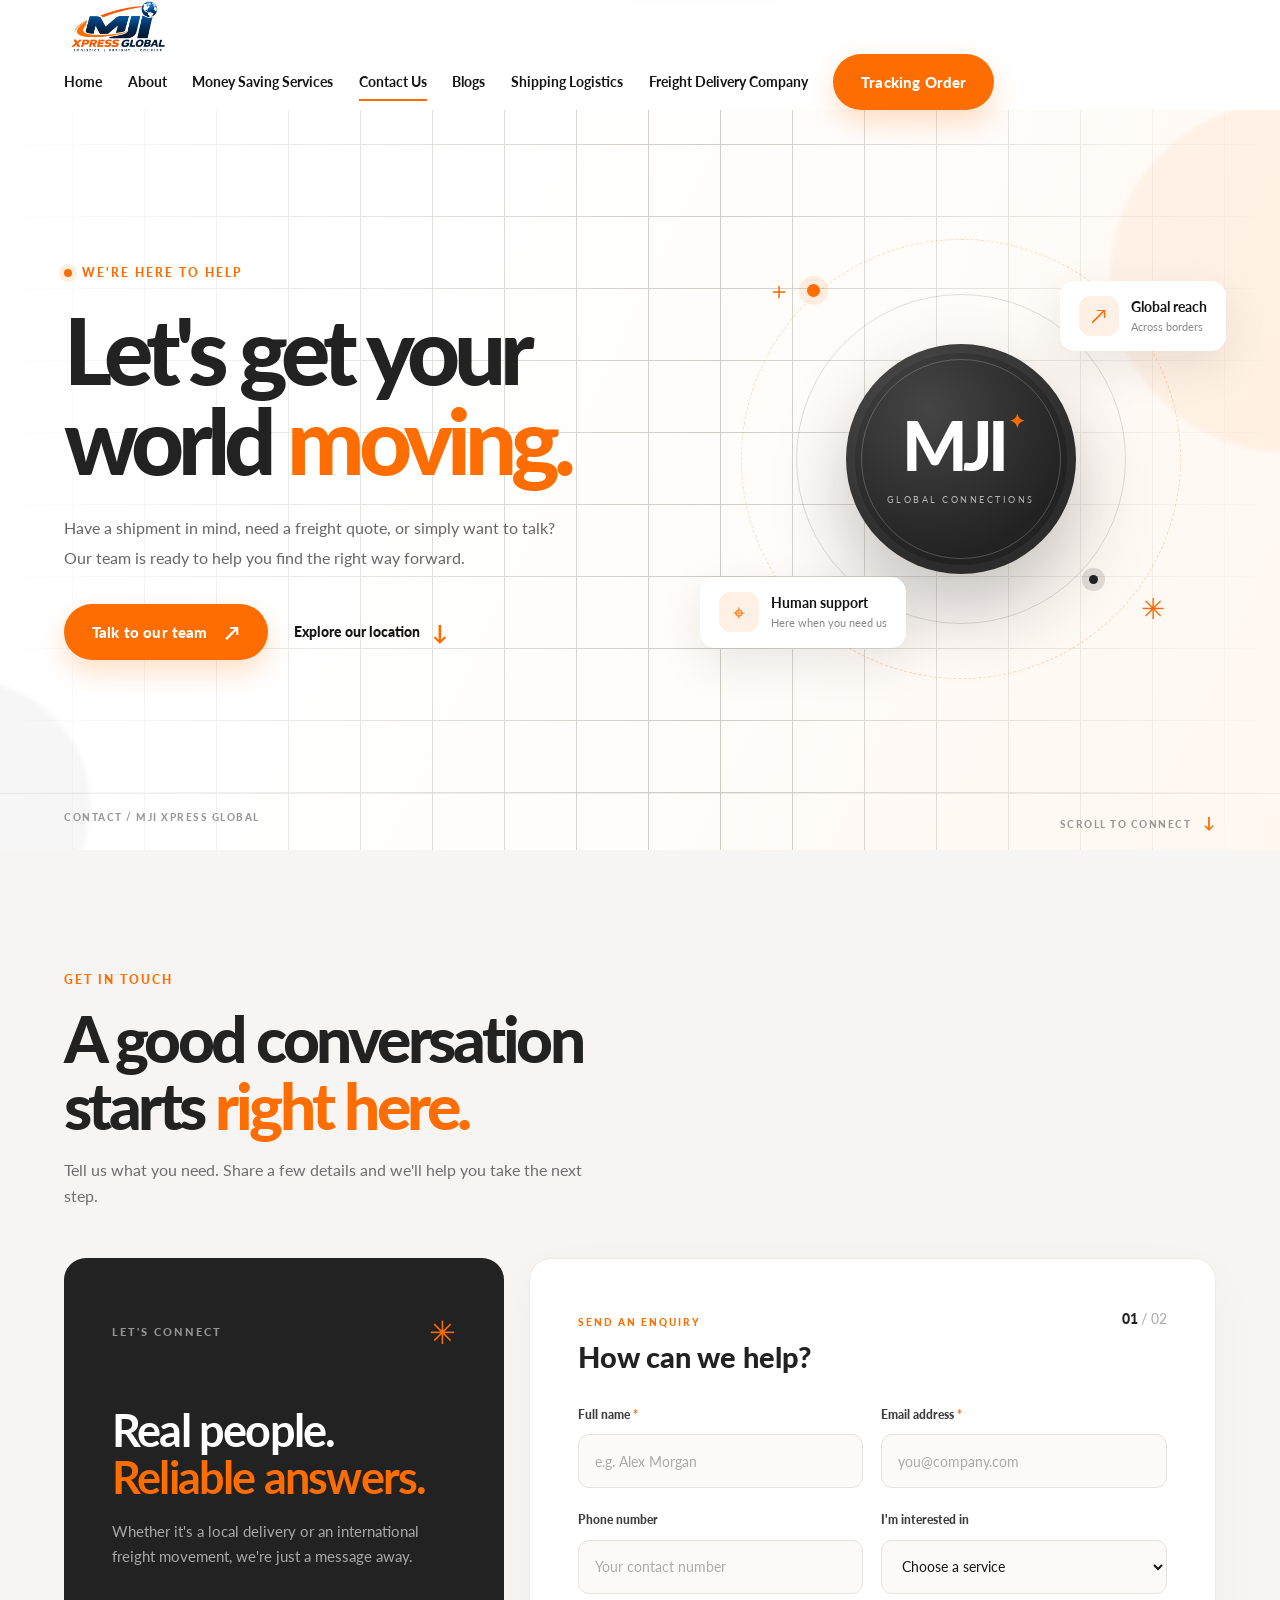
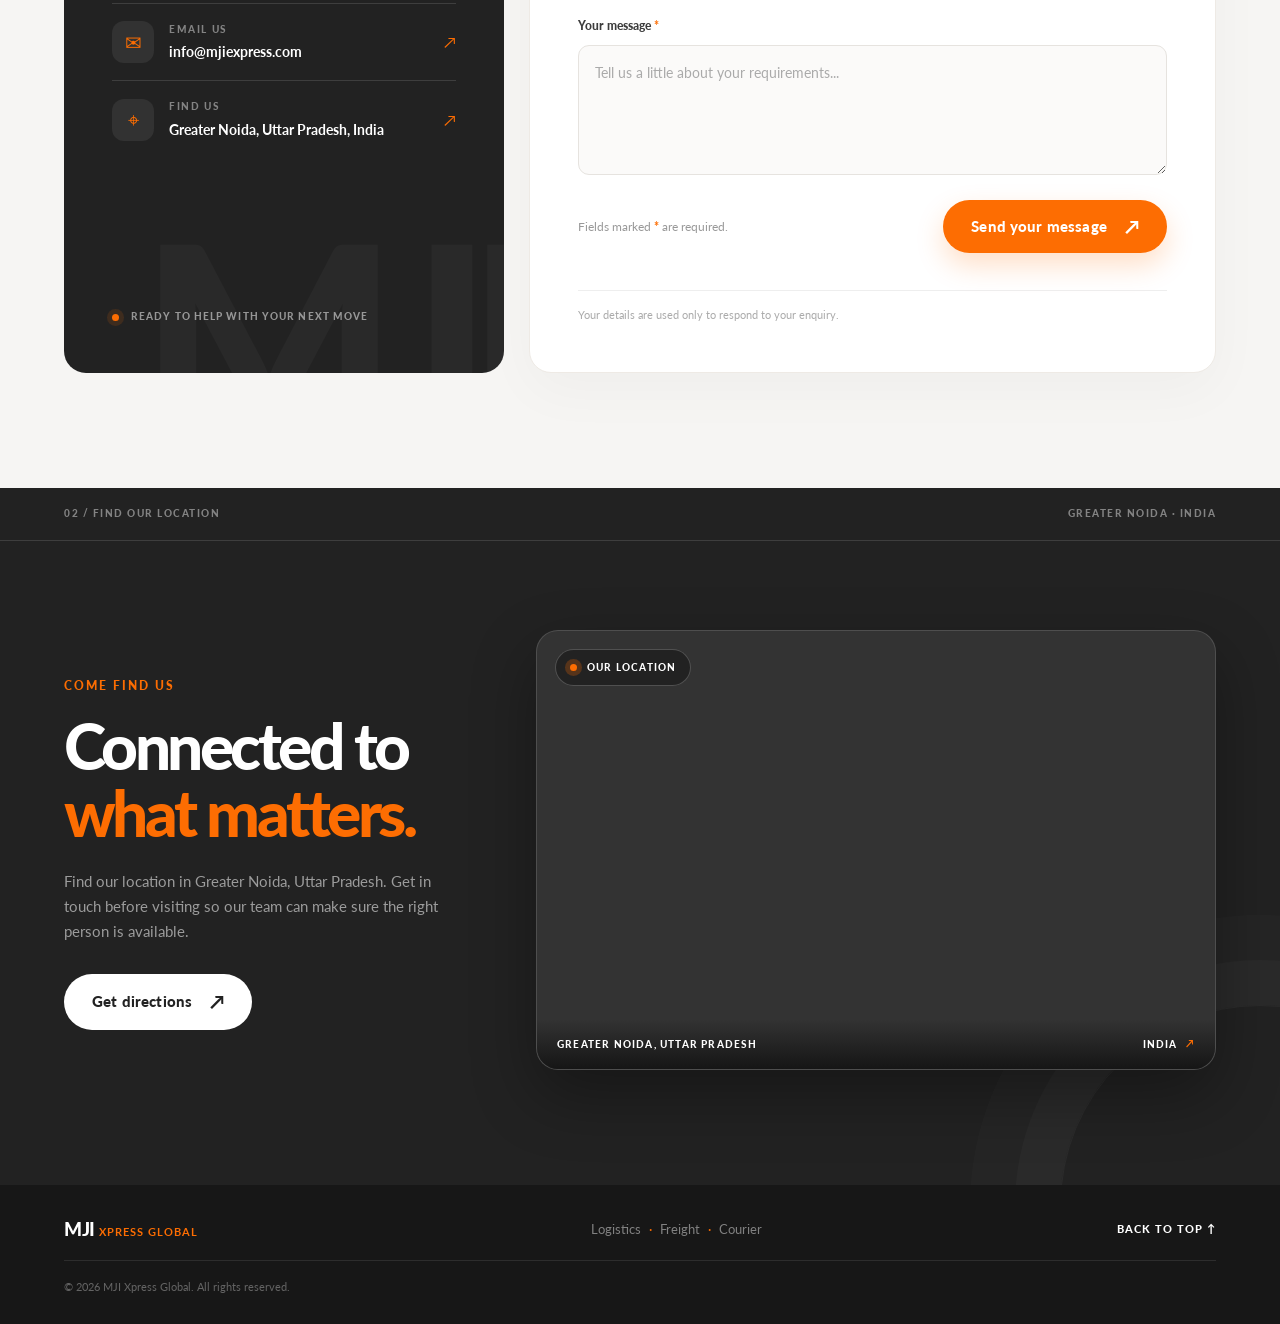
<file: contact.html>
<!DOCTYPE html>
<html lang="en">
<head>
  <meta charset="UTF-8">
  <meta name="viewport" content="width=device-width, initial-scale=1, viewport-fit=cover">
  <meta name="theme-color" content="#222222">
  <meta name="description" content="Get in touch with MJI Xpress Global for logistics, freight and courier enquiries.">
  <title>Contact Us | MJI Xpress Global</title>
  <link rel="preconnect" href="https://fonts.googleapis.com">
  <link rel="preconnect" href="https://fonts.gstatic.com" crossorigin>
  <link href="https://fonts.googleapis.com/css2?family=Lato:wght@300;400;700;900&display=swap" rel="stylesheet">
  <link rel="stylesheet" href="css/contact.css">
  <script src="js/contact.js" defer></script>
</head>
<body>
<div class="progress" id="progress"></div>

<header class="nav" id="nav">
  <div class="wrap nav__in">
    <a href="#home" class="logo"><img src="img/logo.png" alt="MJI Xpress Global"></a>
    <button class="burger" id="burger" aria-label="Menu" aria-expanded="false"><span></span><span></span><span></span></button>
    <nav class="menu" id="menu">
      <a href="index.html#home" >Home</a>
      <a href="about.html">About</a>
      <a href="money.html">Money Saving Services</a>
      <a href="contact.html"class="active">Contact Us</a>
      <a href="blog.html">Blogs</a>
      <a href="shipping.html">Shipping Logistics</a>
      <a href="freight.html">Freight Delivery Company</a>
      <a href="index.html" class="btn btn--sm"><span>Tracking Order</span></a>
    </nav>
  </div>
</header>

  <main>
    <!-- HERO -->
    <section class="hero" id="home">
      <div class="hero__glow hero__glow--one"></div>
      <div class="hero__glow hero__glow--two"></div>
      <div class="hero__grid"></div>
      <div class="wrap hero__inner">
        <div class="hero__copy reveal">
          <span class="eyebrow"><span class="eyebrow__dot"></span> WE'RE HERE TO HELP</span>
          <h1>Let's get your<br>world <em>moving.</em></h1>
          <p>Have a shipment in mind, need a freight quote, or simply want to talk? Our team is ready to help you find the right way forward.</p>
          <div class="hero__actions">
            <a class="btn" href="#contact-form"><span>Talk to our team <i>↗</i></span></a>
            <a class="text-link" href="#our-location">Explore our location <span>↓</span></a>
          </div>
        </div>
        <div class="hero__visual reveal" aria-hidden="true">
          <div class="visual-orbit visual-orbit--outer"><span></span></div>
          <div class="visual-orbit visual-orbit--inner"><span></span></div>
          <div class="visual-core"><div class="core-ring"></div><div class="core-mark">MJI<span>✦</span></div><small>GLOBAL CONNECTIONS</small></div>
          <div class="float-card float-card--top"><span class="float-icon">↗</span><span><b>Global reach</b><small>Across borders</small></span></div>
          <div class="float-card float-card--bottom"><span class="float-icon">⌖</span><span><b>Human support</b><small>Here when you need us</small></span></div>
          <span class="visual-cross cross-one">＋</span><span class="visual-cross cross-two">✳</span>
        </div>
      </div>
      <div class="hero__bottom"><span>CONTACT / MJI XPRESS GLOBAL</span><span>SCROLL TO CONNECT <b>↓</b></span></div>
    </section>

    <!-- CONTACT DETAILS + FORM -->
    <section class="contact-section section-pad" id="contact-form">
      <div class="wrap">
        <div class="section-heading reveal">
          <span class="tag">GET IN TOUCH</span>
          <h2>A good conversation<br>starts <em>right here.</em></h2>
          <p>Tell us what you need. Share a few details and we'll help you take the next step.</p>
        </div>

        <div class="contact-layout">
          <aside class="contact-aside reveal">
            <div class="aside-top"><span class="aside-label">LET'S CONNECT</span><span class="aside-symbol">✳</span></div>
            <h3>Real people.<br><em>Reliable answers.</em></h3>
            <p>Whether it's a local delivery or an international freight movement, we're just a message away.</p>
            <div class="contact-method">
              <span class="method-icon">✉</span>
              <div><small>EMAIL US</small><a href="mailto:info@mjiexpress.com">info@mjiexpress.com</a></div>
              <span class="method-arrow">↗</span>
            </div>
            <div class="contact-method">
              <span class="method-icon">⌖</span>
              <div><small>FIND US</small><span>Greater Noida, Uttar Pradesh, India</span></div>
              <span class="method-arrow">↗</span>
            </div>
            <div class="aside-footer"><span class="status-dot"></span> READY TO HELP WITH YOUR NEXT MOVE</div>
            <div class="aside-watermark">MJI</div>
          </aside>

          <form class="form-card reveal" id="contactForm" novalidate>
            <div class="form-heading"><div><span class="tag">SEND AN ENQUIRY</span><h3>How can we help?</h3></div><span class="form-index">01 <i>/ 02</i></span></div>
            <div class="field-grid">
              <label class="field"><span>Full name <b>*</b></span><input type="text" name="name" placeholder="e.g. Alex Morgan" autocomplete="name" required></label>
              <label class="field"><span>Email address <b>*</b></span><input type="email" name="email" placeholder="you@company.com" autocomplete="email" required></label>
              <label class="field"><span>Phone number</span><input type="tel" name="phone" placeholder="Your contact number" autocomplete="tel"></label>
              <label class="field"><span>I'm interested in</span><select name="service"><option value="">Choose a service</option><option>Air Freight</option><option>Sea Freight</option><option>Road Transport</option><option>Courier & Express</option><option>Warehousing</option><option>Customs Clearance</option><option>Other enquiry</option></select></label>
              <label class="field field--full"><span>Your message <b>*</b></span><textarea name="message" rows="4" placeholder="Tell us a little about your requirements..." required></textarea></label>
            </div>
            <div class="form-bottom"><p class="form-note">Fields marked <b>*</b> are required.</p><button class="btn btn--submit" type="submit"><span>Send your message <i>↗</i></span></button></div>
            <p class="form-feedback" id="formFeedback" role="status" aria-live="polite"></p>
            <p class="form-privacy">Your details are used only to respond to your enquiry.</p>
          </form>
        </div>
      </div>
    </section>

    <!-- MAP -->
    <section class="location-section" id="our-location">
      <div class="location-topline"><div class="wrap"><span>02 / FIND OUR LOCATION</span><span>GREATER NOIDA · INDIA</span></div></div>
      <div class="wrap location-layout">
        <div class="location-copy reveal">
          <span class="tag tag--light">COME FIND US</span>
          <h2>Connected to<br><em>what matters.</em></h2>
          <p>Find our location in Greater Noida, Uttar Pradesh. Get in touch before visiting so our team can make sure the right person is available.</p>
          <a class="btn btn--light" href="https://www.google.com/maps/search/?api=1&query=Greater+Noida%2C+Uttar+Pradesh%2C+India" target="_blank" rel="noopener"><span>Get directions <i>↗</i></span></a>
        </div>
        <div class="map-frame reveal">
          <div class="map-label"><span class="map-pulse"></span> OUR LOCATION</div>
          <iframe title="Map showing Greater Noida, Uttar Pradesh, India" loading="lazy" referrerpolicy="no-referrer-when-downgrade" src="https://www.google.com/maps?q=Greater+Noida%2C+Uttar+Pradesh%2C+India&output=embed"></iframe>
          <div class="map-caption"><span>GREATER NOIDA, UTTAR PRADESH</span><span>INDIA <b>↗</b></span></div>
        </div>
      </div>
      <div class="location-orb" aria-hidden="true"></div>
    </section>
  </main>

  <footer class="footer"><div class="wrap footer__inner"><a class="footer-brand" href="#home">MJI <b>XPRESS GLOBAL</b></a><p>Logistics <i>·</i> Freight <i>·</i> Courier</p><a class="back-top" href="#home">BACK TO TOP ↑</a><small>© <span id="year"></span> MJI Xpress Global. All rights reserved.</small></div></footer>
  <button class="to-top" id="toTop" type="button" aria-label="Back to top">↑</button>
</body>
</html>
</file>
<file: css/contact.css>
:root{--primary:#222;--accent:#FD6D02;--text:#151515;--muted:#6e6e70;--paper:#fff;--soft:#f6f5f3;--line:#e9e6e2;--radius:22px;--container:1280px;--gutter:clamp(20px,5vw,76px);--ease:cubic-bezier(.2,.8,.2,1)}
*{margin:0;padding:0;box-sizing:border-box}html{scroll-behavior:smooth;scroll-padding-top:88px}body{font-family:'Lato',sans-serif;color:var(--text);background:var(--paper);line-height:1.65;overflow-x:clip;-webkit-text-size-adjust:100%}body,button,input,textarea,select{font-family:'Lato',sans-serif}a{color:inherit;text-decoration:none}img{display:block;max-width:100%}button,input,textarea,select{font:inherit}.wrap{width:min(100% - var(--gutter)*2,var(--container));margin-inline:auto}em{font-style:normal;color:var(--accent)}.progress{position:fixed;z-index:300;top:0;left:0;height:3px;width:0;background:var(--accent);box-shadow:0 0 14px #fd6d0280}.section-pad{padding:clamp(76px,9vw,132px) 0}
/* navigation */
.nav{position:fixed;z-index:200;inset:0 0 auto;background:rgba(255,255,255,.92);backdrop-filter:blur(16px);-webkit-backdrop-filter:blur(16px);padding-top:env(safe-area-inset-top);transition:box-shadow .3s}.nav.scrolled{box-shadow:0 8px 35px #00000012}.nav__inner{height:82px;display:flex;align-items:center;justify-content:space-between;gap:24px}.logo{display:flex;align-items:center;min-width:150px}.logo img{height:54px;width:auto;object-fit:contain}.logo__fallback{display:none;align-items:center;gap:7px;font-weight:900;font-size:1.45rem;letter-spacing:-1px}.logo__fallback b{font-size:.72rem;letter-spacing:1px;color:var(--accent)}.menu{display:flex;align-items:center;gap:clamp(14px,2vw,30px)}.menu>a:not(.btn){font-size:.9rem;font-weight:700;white-space:nowrap;position:relative;padding:8px 0}.menu>a:not(.btn):after{content:"";position:absolute;left:0;bottom:1px;width:0;height:2px;background:var(--accent);transition:width .3s}.menu>a:hover:after,.menu>a.active:after{width:100%}.burger{display:none;width:46px;height:46px;border:0;border-radius:50%;background:var(--soft);align-items:center;justify-content:center;flex-direction:column;gap:5px;cursor:pointer;z-index:3}.burger span{width:20px;height:2px;background:var(--primary);border-radius:4px;transition:.3s}.burger.open span:first-child{transform:translateY(7px) rotate(45deg)}.burger.open span:nth-child(2){opacity:0}.burger.open span:last-child{transform:translateY(-7px) rotate(-45deg)}
/* buttons */
.btn{--btn-bg:var(--accent);position:relative;isolation:isolate;display:inline-flex;align-items:center;justify-content:center;gap:14px;min-height:56px;padding:0 27px;border:1px solid transparent;border-radius:100px;background:var(--btn-bg);color:#fff;font-size:.94rem;font-weight:900;letter-spacing:.01em;overflow:hidden;cursor:pointer;box-shadow:0 12px 28px #fd6d0238;transition:transform .35s var(--ease),box-shadow .35s}.btn:before{content:"";position:absolute;z-index:-1;inset:0;background:var(--primary);transform:translateY(105%);border-radius:55% 55% 0 0;transition:transform .55s var(--ease),border-radius .55s}.btn:hover{transform:translateY(-4px);box-shadow:0 17px 35px #0002}.btn:hover:before{transform:translateY(0);border-radius:0}.btn span{display:flex;align-items:center;gap:18px;position:relative}.btn i{font-style:normal;font-size:1.2rem;transition:transform .3s}.btn:hover i{transform:translate(3px,-3px)}.btn--small{min-height:45px;padding-inline:20px;font-size:.86rem}.btn--light{--btn-bg:#fff;color:var(--primary);box-shadow:none}.btn--light:before{background:var(--accent)}.btn--light:hover{color:#fff}.text-link{font-size:.9rem;font-weight:900;display:inline-flex;align-items:center;gap:12px}.text-link span{color:var(--accent);font-size:1.3rem;transition:transform .3s}.text-link:hover span{transform:translateY(5px)}
/* hero */
.hero{position:relative;min-height:min(850px,100svh);padding:150px 0 82px;display:flex;align-items:center;overflow:hidden;background:linear-gradient(115deg,#fff 35%,#fff7f0 100%)}.hero__inner{position:relative;z-index:2;display:grid;grid-template-columns:1.05fr .95fr;align-items:center;gap:clamp(30px,6vw,90px)}.hero__copy{padding-block:35px}.eyebrow,.tag{display:inline-flex;align-items:center;gap:10px;color:var(--accent);font-size:.75rem;font-weight:900;letter-spacing:2px;text-transform:uppercase}.eyebrow{margin-bottom:22px}.eyebrow__dot,.status-dot{width:8px;height:8px;border-radius:50%;background:var(--accent);box-shadow:0 0 0 5px #fd6d021c}.hero h1{font-size:clamp(3.5rem,7.2vw,6.8rem);font-weight:900;line-height:.98;letter-spacing:-.065em;color:var(--primary);max-width:720px}.hero__copy>p{max-width:520px;margin:28px 0 32px;color:#666;font-size:clamp(1rem,1.25vw,1.12rem);line-height:1.85}.hero__actions{display:flex;align-items:center;flex-wrap:wrap;gap:26px}.hero__visual{position:relative;min-height:510px;display:grid;place-items:center}.visual-orbit{position:absolute;border:1px solid #fd6d0240;border-radius:50%;aspect-ratio:1;animation:orbit 28s linear infinite}.visual-orbit--outer{width:min(440px,90%);border-style:dashed}.visual-orbit--inner{width:min(330px,68%);border-color:#22222225;animation-direction:reverse;animation-duration:38s}.visual-orbit span{position:absolute;top:10%;left:15%;width:13px;height:13px;background:var(--accent);border-radius:50%;box-shadow:0 0 0 8px #fd6d021c}.visual-orbit--inner span{top:auto;bottom:12%;left:auto;right:8%;width:9px;height:9px;background:var(--primary);box-shadow:0 0 0 7px #2222}.visual-core{position:relative;width:230px;aspect-ratio:1;border-radius:50%;display:flex;flex-direction:column;align-items:center;justify-content:center;background:radial-gradient(circle at 35% 28%,#454545,var(--primary) 68%);color:white;box-shadow:0 35px 75px #2224,inset 0 0 0 9px #ffffff0c;animation:coreFloat 6s ease-in-out infinite}.core-ring{position:absolute;inset:15px;border:1px solid #ffffff35;border-radius:50%}.core-mark{font-size:4.3rem;line-height:1;font-weight:900;letter-spacing:-5px}.core-mark span{font-size:1.2rem;color:var(--accent);vertical-align:top;margin-left:5px}.visual-core small{font-size:.58rem;letter-spacing:2.5px;color:#ffffffa8;margin-top:12px}.float-card{position:absolute;z-index:2;display:flex;align-items:center;gap:12px;padding:14px 18px;background:#fff;border:1px solid #ffffffb5;border-radius:15px;box-shadow:0 15px 45px #22221a18;animation:cardFloat 5s ease-in-out infinite}.float-card--top{top:15%;right:-2%}.float-card--bottom{bottom:13%;left:-1%;animation-delay:-2.5s}.float-icon{width:40px;height:40px;display:grid;place-items:center;background:#fff0e6;color:var(--accent);border-radius:12px;font-size:1.3rem}.float-card b,.float-card small{display:block}.float-card b{font-size:.85rem}.float-card small{font-size:.7rem;color:#888}.visual-cross{position:absolute;color:var(--accent);font-size:1.5rem}.cross-one{top:13%;left:12%}.cross-two{bottom:16%;right:10%;font-size:1.8rem}.hero__glow{position:absolute;border-radius:50%;filter:blur(2px);pointer-events:none}.hero__glow--one{width:350px;height:350px;right:-180px;top:12%;background:#fd6d0210}.hero__glow--two{width:250px;height:250px;left:-160px;bottom:-80px;background:#2222220a}.hero__grid{position:absolute;inset:0;opacity:.22;background-image:linear-gradient(#22210a 1px,transparent 1px),linear-gradient(90deg,#22210a 1px,transparent 1px);background-size:72px 72px;mask-image:linear-gradient(90deg,transparent,black 55%,transparent)}.hero__bottom{position:absolute;bottom:0;left:0;right:0;border-top:1px solid #22222212;padding:15px var(--gutter);display:flex;justify-content:space-between;color:#999;font-size:.65rem;font-weight:900;letter-spacing:1.5px}.hero__bottom b{color:var(--accent);font-size:1rem;margin-left:8px}@keyframes orbit{to{transform:rotate(360deg)}}@keyframes coreFloat{50%{transform:translateY(-10px)}}@keyframes cardFloat{50%{transform:translateY(-12px)}}
/* contact section */
.contact-section{background:var(--soft);position:relative}.section-heading{max-width:650px;margin-bottom:48px}.section-heading .tag{margin-bottom:16px}.section-heading h2,.location-copy h2{font-size:clamp(2.5rem,5vw,4.4rem);line-height:1.04;letter-spacing:-.055em;color:var(--primary);font-weight:900}.section-heading p{margin-top:18px;color:var(--muted);max-width:520px}.contact-layout{display:grid;grid-template-columns:.78fr 1.22fr;gap:25px;align-items:stretch}.contact-aside{position:relative;isolation:isolate;overflow:hidden;background:var(--primary);color:#fff;border-radius:var(--radius);padding:clamp(28px,4vw,48px);min-height:600px;display:flex;flex-direction:column}.aside-top{display:flex;justify-content:space-between;align-items:center}.aside-label{font-size:.68rem;letter-spacing:2px;font-weight:900;color:#ffffff85}.aside-symbol{color:var(--accent);font-size:2rem;animation:slowSpin 16s linear infinite}.contact-aside h3{font-size:clamp(2.1rem,3.5vw,3.2rem);line-height:1.05;letter-spacing:-.04em;margin-top:48px}.contact-aside>p{color:#ffffff9c;font-size:.95rem;max-width:340px;margin:18px 0 34px}.contact-method{position:relative;z-index:1;display:flex;align-items:center;gap:15px;padding:17px 0;border-top:1px solid #ffffff20}.method-icon{width:42px;height:42px;display:grid;place-items:center;background:#ffffff12;border-radius:12px;color:var(--accent);font-size:1.25rem}.contact-method div{display:grid;gap:3px;min-width:0}.contact-method small{font-size:.62rem;letter-spacing:1.6px;color:#ffffff70;font-weight:900}.contact-method a,.contact-method div>span{font-size:.88rem;font-weight:700;overflow-wrap:anywhere}.method-arrow{margin-left:auto;color:var(--accent)}.aside-footer{display:flex;align-items:center;gap:12px;margin-top:auto;padding-top:30px;font-size:.6rem;letter-spacing:1.1px;font-weight:900;color:#ffffff85}.aside-footer .status-dot{width:7px;height:7px;box-shadow:0 0 0 5px #fd6d0220}.aside-watermark{position:absolute;z-index:-1;right:-20px;bottom:-100px;font-size:17rem;line-height:1;font-weight:900;letter-spacing:-25px;color:#ffffff08;pointer-events:none}.form-card{background:#fff;border:1px solid #eeeae5;border-radius:var(--radius);padding:clamp(25px,4vw,48px);box-shadow:0 18px 55px #22220a08}.form-heading{display:flex;align-items:flex-start;justify-content:space-between;gap:15px;margin-bottom:30px}.form-heading .tag{font-size:.65rem;margin-bottom:9px}.form-heading h3{font-size:1.8rem;line-height:1.2;color:var(--primary);font-weight:900}.form-index{font-size:.9rem;font-weight:900;color:var(--primary)}.form-index i{font-style:normal;color:#aaa;font-weight:400}.field-grid{display:grid;grid-template-columns:1fr 1fr;gap:22px 18px}.field{display:grid;gap:9px;min-width:0}.field>span{font-size:.78rem;font-weight:900;color:#3d3d3d}.field>span b,.form-note b{color:var(--accent)}.field input,.field textarea,.field select{width:100%;min-width:0;border:1px solid #e6e3df;background:#fbfaf9;border-radius:11px;padding:15px 16px;color:var(--text);font-size:.9rem;outline:none;transition:border-color .25s,box-shadow .25s,background .25s}.field input,.field select{height:54px}.field textarea{min-height:130px;resize:vertical}.field input::placeholder,.field textarea::placeholder{color:#aaa}.field input:focus,.field textarea:focus,.field select:focus{border-color:var(--accent);background:#fff;box-shadow:0 0 0 4px #fd6d0215}.field--full{grid-column:1/-1}.field.invalid input,.field.invalid textarea,.field.invalid select{border-color:#d63b3b;box-shadow:0 0 0 3px #d63b3b12}.form-bottom{display:flex;align-items:center;justify-content:space-between;gap:20px;margin-top:25px}.form-note{font-size:.72rem;color:#999}.btn--submit{min-height:53px;white-space:nowrap}.form-feedback{min-height:24px;margin-top:13px;font-size:.82rem;font-weight:700}.form-feedback.success{color:#16824b}.form-feedback.error{color:#c43d3d}.form-privacy{border-top:1px solid #eee;padding-top:15px;color:#aaa;font-size:.68rem}
/* location */
.location-section{position:relative;isolation:isolate;overflow:hidden;background:var(--primary);color:#fff;padding-bottom:clamp(75px,9vw,120px)}.location-topline{border-bottom:1px solid #ffffff20;padding:17px 0;color:#ffffff70;font-size:.65rem;letter-spacing:1.5px;font-weight:900}.location-topline .wrap{display:flex;justify-content:space-between;gap:20px}.location-layout{position:relative;z-index:2;display:grid;grid-template-columns:.72fr 1.28fr;gap:clamp(35px,7vw,100px);align-items:center;padding-top:clamp(55px,7vw,95px)}.tag--light{color:var(--accent);margin-bottom:18px}.location-copy h2{color:#fff}.location-copy p{max-width:390px;color:#ffffff8c;margin:22px 0 30px;font-size:.95rem}.map-frame{position:relative;min-width:0;height:440px;border-radius:var(--radius);overflow:hidden;background:#333;box-shadow:0 25px 65px #0005;border:1px solid #ffffff22}.map-frame iframe{display:block;width:100%;height:100%;border:0;filter:grayscale(.25) contrast(1.02)}.map-label{position:absolute;z-index:2;top:18px;left:18px;display:flex;align-items:center;gap:10px;background:#222e;color:#fff;border:1px solid #ffffff35;border-radius:50px;padding:9px 14px;font-size:.62rem;letter-spacing:1.2px;font-weight:900;pointer-events:none;backdrop-filter:blur(8px)}.map-pulse{width:7px;height:7px;border-radius:50%;background:var(--accent);box-shadow:0 0 0 5px #fd6d023d}.map-caption{position:absolute;bottom:0;left:0;right:0;display:flex;justify-content:space-between;gap:12px;padding:17px 20px;background:linear-gradient(transparent,#111d);font-size:.62rem;letter-spacing:1.2px;font-weight:900;color:#fff;pointer-events:none}.map-caption b{color:var(--accent);margin-left:5px}.location-orb{position:absolute;z-index:-1;width:400px;height:400px;border:1px solid #ffffff0b;border-radius:50%;right:-180px;bottom:-220px;box-shadow:0 0 0 45px #ffffff06,0 0 0 90px #ffffff04}
/* footer + utilities */
.footer{background:#171717;color:#fff;padding:28px 0 calc(28px + env(safe-area-inset-bottom))}.footer__inner{display:grid;grid-template-columns:1fr 1fr auto;align-items:center;gap:15px}.footer-brand{font-size:1.2rem;font-weight:900;letter-spacing:-.5px}.footer-brand b{font-size:.68rem;letter-spacing:1px;color:var(--accent)}.footer__inner>p{font-size:.8rem;color:#ffffff75}.footer__inner>p i{color:var(--accent);font-style:normal;padding:0 5px}.back-top{font-size:.67rem;letter-spacing:1px;font-weight:900;color:#fff}.back-top:hover{color:var(--accent)}.footer__inner>small{grid-column:1/-1;border-top:1px solid #ffffff18;padding-top:17px;color:#ffffff55;font-size:.68rem}.to-top{position:fixed;z-index:100;right:max(20px,env(safe-area-inset-right));bottom:max(20px,env(safe-area-inset-bottom));width:48px;height:48px;border:0;border-radius:50%;background:var(--accent);color:#fff;font-size:1.3rem;box-shadow:0 8px 25px #0003;cursor:pointer;opacity:0;transform:translateY(15px);pointer-events:none;transition:.3s}.to-top.visible{opacity:1;transform:none;pointer-events:auto}.to-top:hover{background:var(--primary);transform:translateY(-4px)}
/* scroll reveal + ripple */
.reveal{opacity:0;transform:translateY(35px);transition:opacity .85s var(--ease),transform .85s var(--ease)}.reveal.is-visible{opacity:1;transform:none}.ripple{position:absolute;border-radius:50%;background:#ffffff70;transform:scale(0);animation:ripple .65s linear;pointer-events:none}@keyframes ripple{to{transform:scale(4);opacity:0}}@keyframes slowSpin{to{transform:rotate(360deg)}}
/* responsive */
@media(max-width:1120px){.burger{display:flex}.menu{position:fixed;z-index:2;top:0;right:0;width:min(390px,88vw);height:100dvh;padding:110px 30px 35px;background:#fff;box-shadow:-20px 0 60px #0002;display:flex;flex-direction:column;align-items:stretch;gap:4px;overflow-y:auto;transform:translateX(105%);transition:transform .45s var(--ease)}.menu.open{transform:translateX(0)}.menu>a:not(.btn){padding:13px 0;border-bottom:1px solid #eee;font-size:1rem}.menu .btn{align-self:flex-start;margin-top:18px}.hero__inner{gap:25px}.hero__visual{min-height:440px}.visual-core{width:195px}.contact-layout{grid-template-columns:.85fr 1.15fr}.contact-aside{min-height:620px}}
@media(max-width:820px){.hero{min-height:auto;padding:140px 0 80px}.hero__inner{grid-template-columns:1fr}.hero__copy{padding-block:10px;text-align:center}.hero h1{margin-inline:auto;font-size:clamp(3.5rem,11vw,5.7rem)}.hero__copy>p{margin-inline:auto}.hero__actions{justify-content:center}.hero__visual{min-height:390px;max-width:540px;width:100%;margin:auto}.visual-orbit--outer{width:350px}.visual-orbit--inner{width:270px}.visual-core{width:175px}.float-card--top{right:2%}.float-card--bottom{left:2%}.contact-layout{grid-template-columns:1fr}.contact-aside{min-height:470px}.contact-aside h3{margin-top:35px}.aside-footer{margin-top:45px}.location-layout{grid-template-columns:1fr}.location-copy{text-align:center}.location-copy p{margin-inline:auto}.map-frame{height:390px}.footer__inner{grid-template-columns:1fr auto}.footer__inner>p{grid-column:1/-1;grid-row:2}.footer__inner>small{grid-column:1/-1}}
@media(max-width:560px){:root{--gutter:20px;--radius:17px}.nav__inner{height:70px}.logo img{height:45px}.hero{padding-top:120px}.hero h1{font-size:clamp(3rem,14vw,4.5rem)}.hero__copy>p{font-size:.95rem;margin-top:20px}.hero__actions{flex-direction:column;gap:18px}.hero__actions .btn{width:100%}.hero__visual{min-height:315px}.visual-orbit--outer{width:275px}.visual-orbit--inner{width:215px}.visual-core{width:145px}.core-mark{font-size:3.3rem}.float-card{padding:10px 12px;gap:8px}.float-card--top{top:8%;right:-1%}.float-card--bottom{bottom:7%;left:-1%}.float-icon{width:34px;height:34px}.float-card b{font-size:.75rem}.float-card small{font-size:.62rem}.hero__bottom{font-size:.52rem;letter-spacing:.8px;padding-inline:20px}.section-heading h2,.location-copy h2{font-size:clamp(2.45rem,11vw,3.5rem)}.section-heading{margin-bottom:32px}.contact-aside{padding:27px;min-height:460px}.contact-aside h3{font-size:2.5rem}.form-card{padding:24px 19px}.form-heading h3{font-size:1.55rem}.field-grid{grid-template-columns:1fr;gap:17px}.field--full{grid-column:auto}.form-bottom{align-items:stretch;flex-direction:column;gap:14px}.btn--submit{width:100%}.form-note{order:2}.map-frame{height:340px}.location-topline{font-size:.55rem}.map-caption{font-size:.52rem;padding:14px}.footer__inner{grid-template-columns:1fr auto}.footer-brand{font-size:1rem}.footer-brand b{font-size:.58rem}.back-top{font-size:.58rem}}
@media(min-width:1700px){:root{--container:1450px}.hero{min-height:900px}.hero h1{font-size:7.3rem}}
@media(min-aspect-ratio:21/9) and (min-width:1500px){:root{--container:min(1500px,72vw)}.hero{min-height:88svh}.hero__visual{min-height:570px}}
@media(orientation:landscape) and (max-height:600px) and (min-width:700px){.hero{min-height:auto;padding-top:115px;padding-bottom:65px}.hero__visual{min-height:330px}.visual-orbit--outer{width:300px}.visual-orbit--inner{width:230px}.visual-core{width:155px}}
@media(prefers-reduced-motion:reduce){*,*::before,*::after{scroll-behavior:auto!important;animation-duration:.01ms!important;animation-iteration-count:1!important;transition-duration:.01ms!important}.reveal{opacity:1;transform:none}}
</file>
